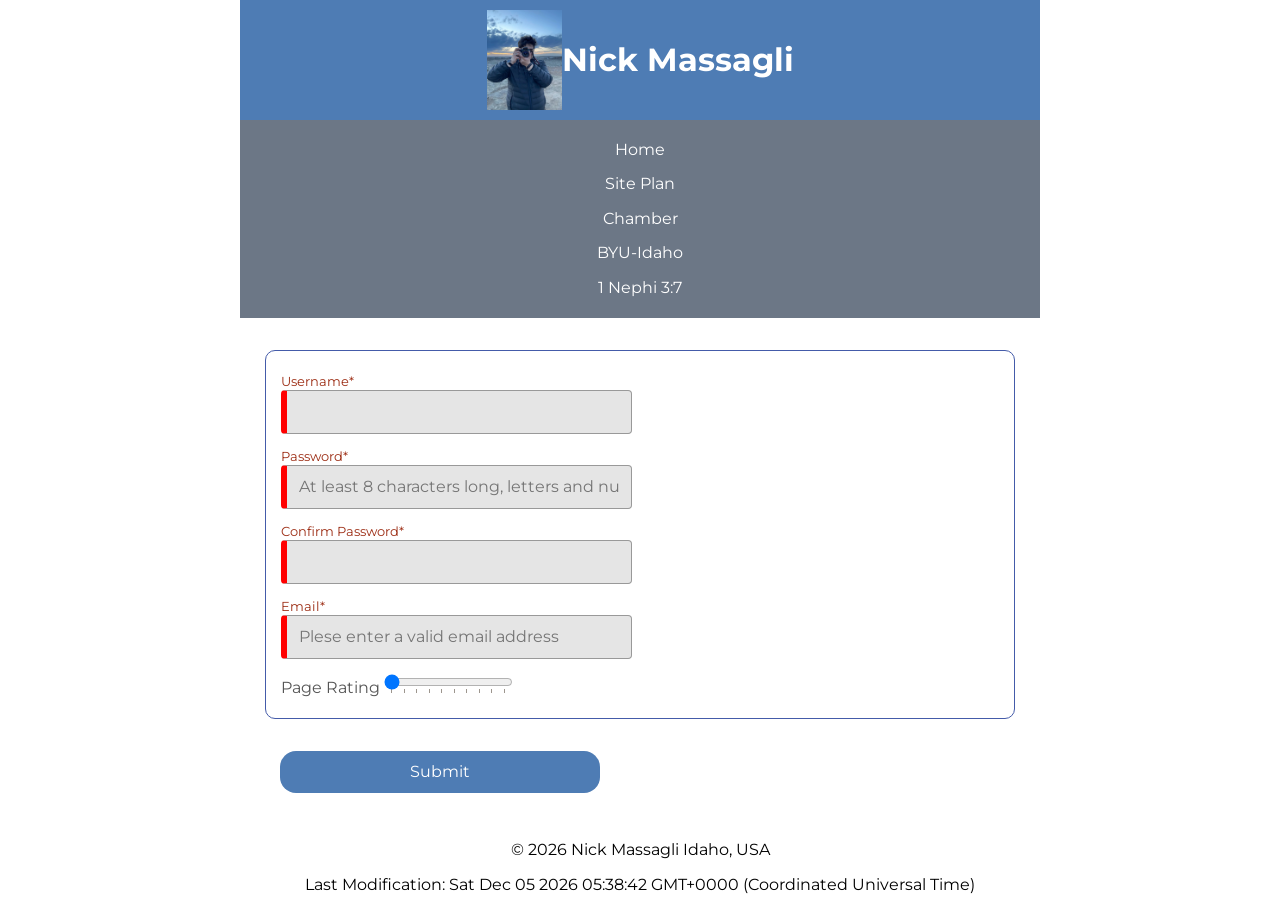
<file: form.html>
<!DOCTYPE html>
<html lang="en">
<head>
    <meta charset="UTF-8">
    <meta name="viewport" content="width=device-width, initial-scale=1.0">
    <link rel="stylesheet" href="styles/normalize.css">
    <link rel="stylesheet" href="styles/base.css" type="text/css">
    <link rel="stylesheet" href="styles/form.css">
    <link rel="icon" href="images/favicon.ico">
    <meta property="og:title" content="Nick Massagli - WDD 230" />
    <meta property="og:type" content="website" />
    <meta property="og:url" content="file:///H:/Desktop/Documents/Rexburg/School/Fall%202023/Web%20Frontend%20I/wdd230/index.html" />
    <meta property="og:image" content="https://www.connerhomes.com/asset/64503b8feadaa" />
    <title>Form Build</title>
</head>
<body>
    <header>
        <div class="nick-pic"><img src="images/nick-camera.webp" width="75" height="100" alt="Nick with Camera">
        <h1 style="text-align: center;">Nick Massagli</h1>
    </header>
    <nav>
        <li><a href="index.html"><p style="text-align: center;">Home</a></li>
        <li><a href="chamber/siteplan.html"><p style="text-align: center;">Site Plan</a></li>
        <li><a href="chamber/index.html"><p style="text-align: center;">Chamber</a></li>
        <li><a href="https://www.byui.edu/" target="_blank"><p style="text-align: center;">BYU-Idaho</a></li>
        <li><a href=" https://www.churchofjesuschrist.org/study/scriptures" target="_blank"><p style="text-align: center;">1 Nephi 3:7</a></li>
    </nav>
    <main>
        <form method="get" action="record.html">
            <fieldset>
                <label class="top">Username* <input type="text" id="username" name="username" required></label>
                <label class="top" for="keyphrase">Password* <input type="text" id="password" name="password" pattern="[a-zA-Z0-9]{8,}" placeholder="At least 8 characters long, letters and numbers only" required></label>
                <label class="top" for="keyphrase2">Confirm Password* <input type="text" id="password2" name="password2" required></label>
                <label class="top"> Email* <input type="email" id="email" name="email" pattern="[a-zA-Z0-9._%+-]+@byui\.edu$" placeholder="Plese enter a valid email address" required></label>
                <label class="sbs">Page Rating <input type="range" id="rating" name="rating" min="1" max="10" value="1" step="1" list="rangevalues"></label>
                <datalist id="rangevalues">
                    <option value="1">1</option>
                    <option value="2">2</option>
                    <option value="3">3</option>
                    <option value="4">4</option>
                    <option value="5">5</option>
                    <option value="6">6</option>
                    <option value="7">7</option>
                    <option value="8">8</option>
                    <option value="9">9</option>
                    <option value="10">10</option>
            </fieldset>
            <input type="submit" value="Submit" class="submitBtn">
        </form>
    </main>
    <footer>
        <p style="text-align: center;">&copy; <span id="year"></span> Nick Massagli Idaho, USA</p>
        <p style="text-align: center;">Last Modification: <span id="lastModified"></span> </p>
    </footer>
<script src="scripts/getdates.js"></script>
<script src="scripts/visits.js"></script>
<script src="scripts/password.js"></script>
</body>
</html>
</file>
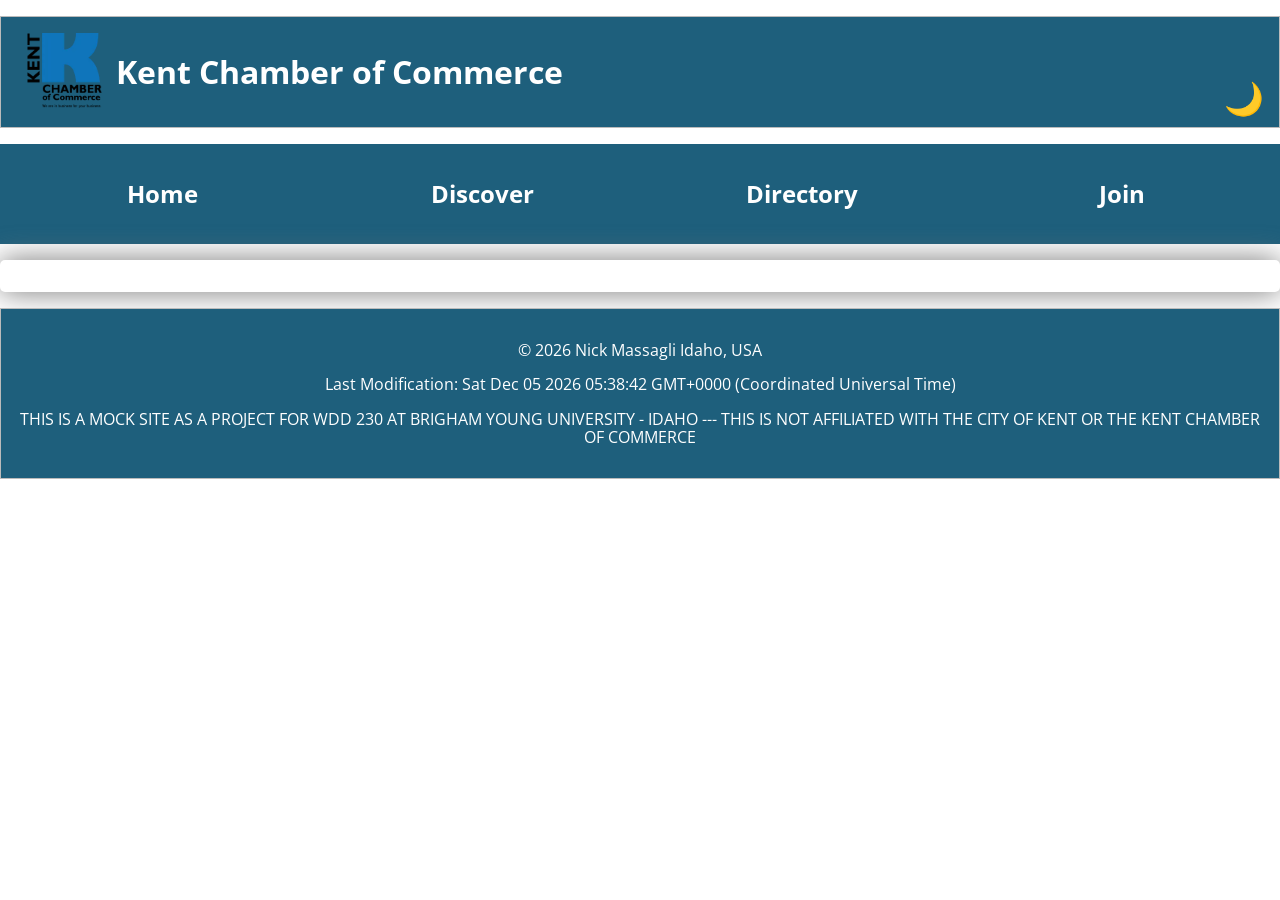
<file: chamber/directory.html>
<!DOCTYPE html>
<html lang="en">
<head>
    <meta charset="UTF-8">
    <meta name="viewport" content="width=device-width, initial-scale=1.0">
    <meta name="author" content="Nick Massagli"/>
    <meta name="description" content="A mock chamber of commerce website built for the purpose of learning web design standards and techniques" />
    <link rel="icon" href="images/favicon.ico">
    <link rel="stylesheet" href="styles/normalize.css">
    <link rel="stylesheet" href="styles/base.css">
    <link rel="stylesheet" href="styles/medium.css">
    <link rel="stylesheet" href="styles/larger.css">
    <meta property="og:title" content="Kent Chamber of Commerce - Member Diirectory" />
    <meta property="og:type" content="website" />
    <meta property="og:url" content="KentChamberCommerce.org" />
    <meta property="og:image" content="https://www.connerhomes.com/asset/64503b8feadaa" />
    <link rel="preconnect" href="https://fonts.googleapis.com">
    <link rel="preconnect" href="https://fonts.gstatic.com" crossorigin>
    <link href="https://fonts.googleapis.com/css2?family=Montserrat:wght@300&family=Open+Sans:wght@300&family=Raleway:wght@300&family=Roboto&family=Young+Serif&display=swap" rel="stylesheet">
    <link rel="preconnect" href="https://fonts.googleapis.com">
    <link rel="preconnect" href="https://fonts.gstatic.com" crossorigin>
    <link href="https://fonts.googleapis.com/css2?family=Open+Sans:wght@300;500&family=Roboto:wght@500&display=swap" rel="stylesheet">
    <title>Kent Chamber of Commerce</title>
</head>
<body>
    <header>
        <div class="logo"><img src="images/kent-logo.webp"  width="75" height="75" alt="Chamber Logo"></div> 
        <h1>Kent Chamber of Commerce</h1>
        <div id="mode">
            🌙
        </div>
    </header>
    <nav>
        <button id="menu"></button>
        <ul class="navigation">
            <li><a href="index.html"><h2>Home</h2></a></li>
            <li><a href="discover.html"><h2>Discover</h2></a></li>
            <li><a href="#"><h2>Directory</h2></a></li>
            <li><a href="join.html"><h2>Join</h2></a></li>
        </ul>
    </nav>
    <main>
        <div class="cards"></div>
    </main>
    <footer>
        <p style="text-align: center;">&copy; <span id="year"></span> Nick Massagli Idaho, USA</p>
        <p style="text-align: center;">Last Modification: <span id="lastModified"></span> </p>
        <p style="text-align: center;">THIS IS A MOCK SITE AS A PROJECT FOR WDD 230 AT BRIGHAM YOUNG UNIVERSITY - IDAHO --- THIS IS NOT AFFILIATED WITH THE CITY OF KENT OR THE KENT CHAMBER OF COMMERCE</p>
    </footer>
<script src="scripts/members.js"></script>
<script src="scripts/getdates.js"></script>
<script src="scripts/hambutton.js"></script>
<script src="scripts/darkmode.js"></script>
<script src="scripts/windchill.js"></script>
</body>
</html>
</file>
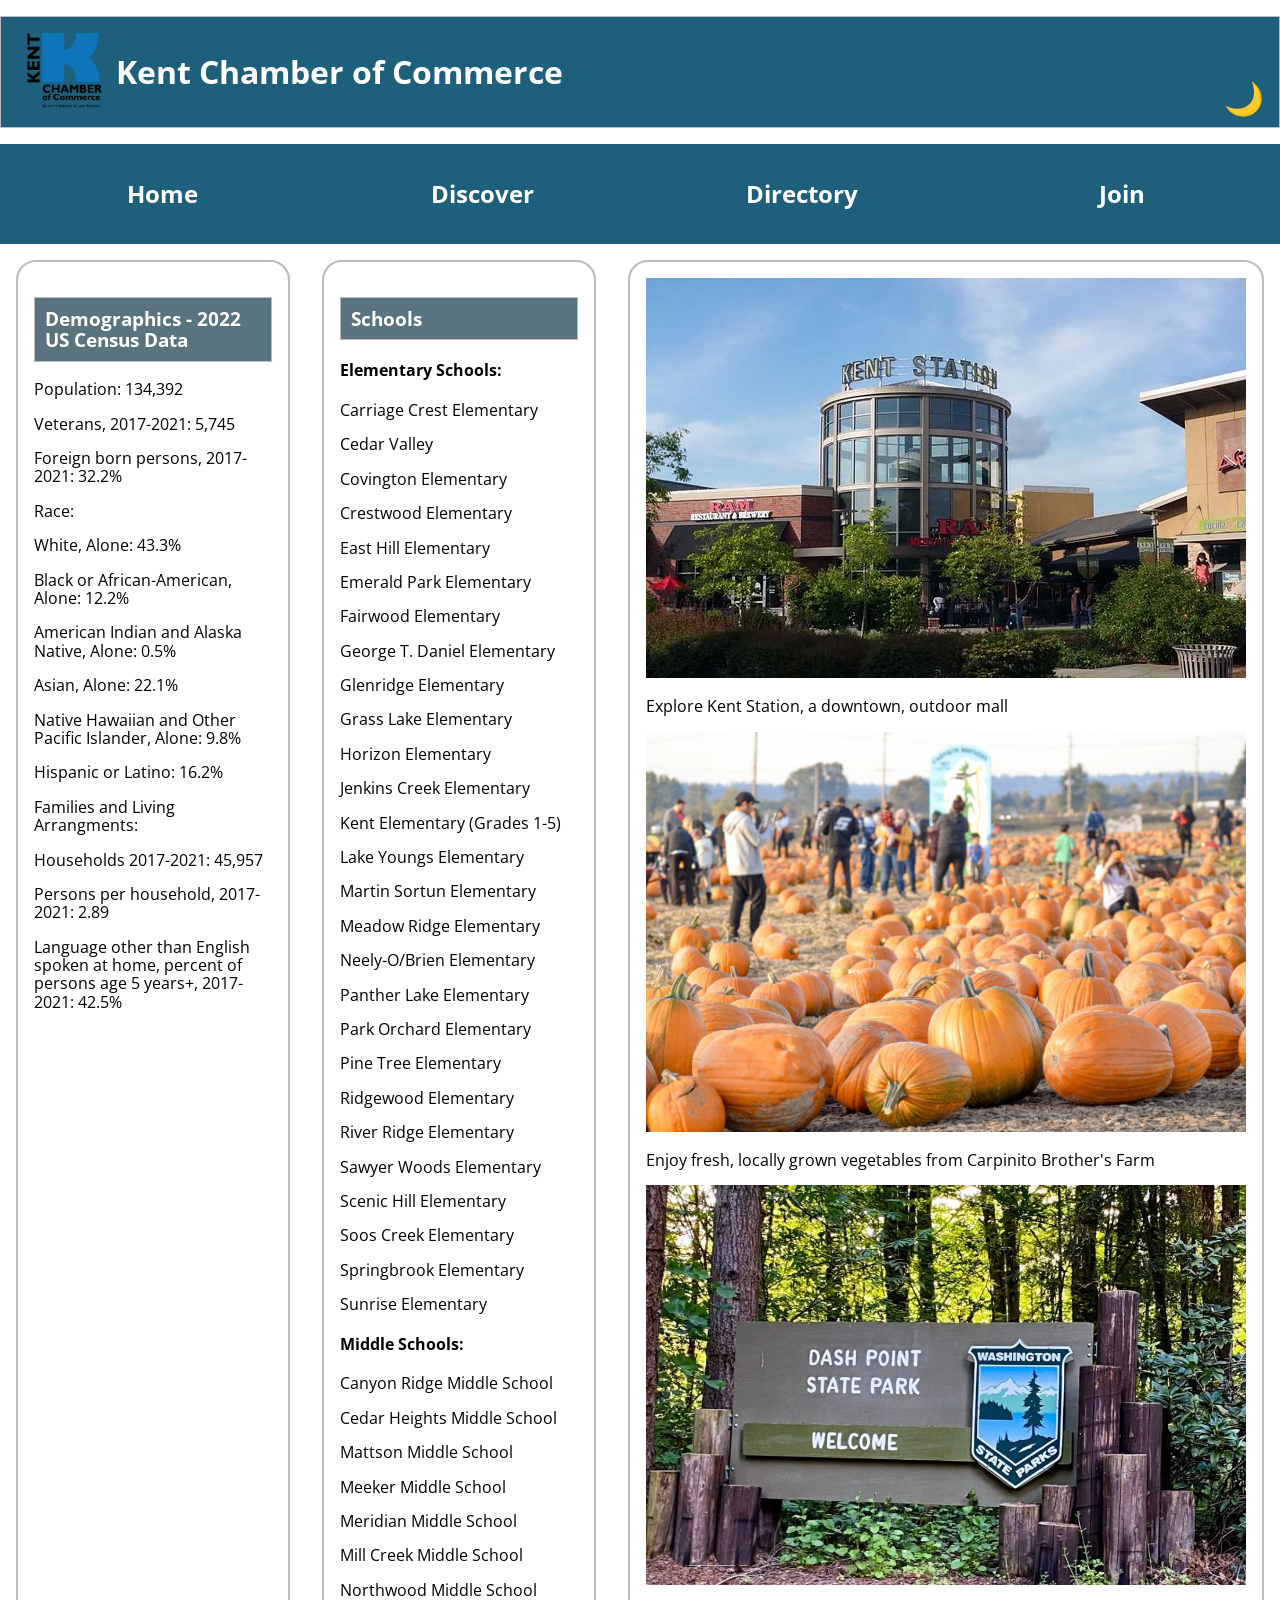
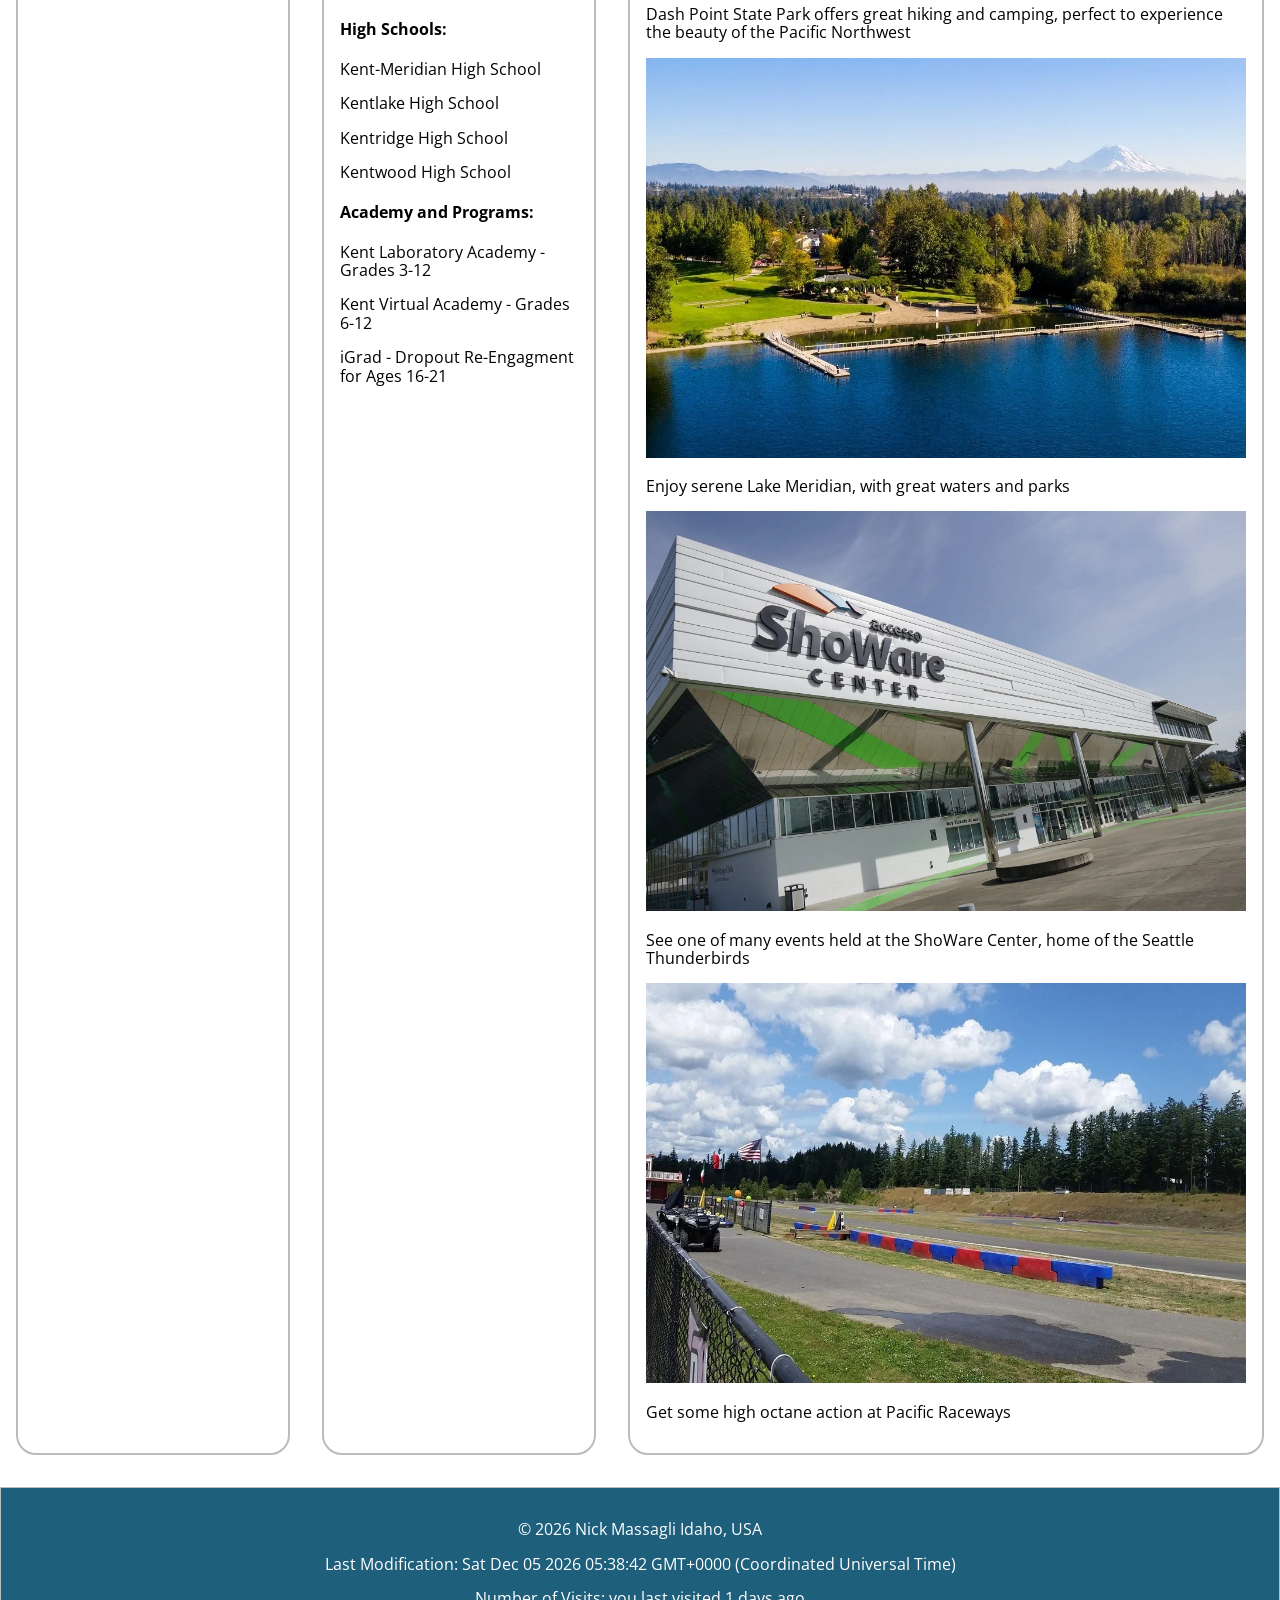
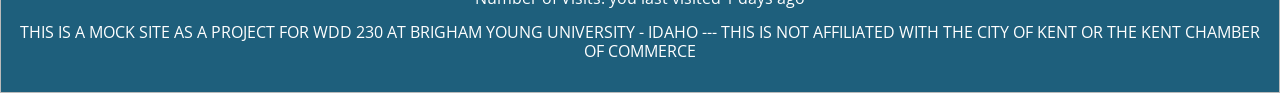
<file: chamber/discover.html>
<!DOCTYPE html>
<html lang="en">
<head>
    <meta charset="UTF-8">
    <meta name="viewport" content="width=device-width, initial-scale=1.0">
    <meta name="author" content="Nick Massagli"/>
    <meta name="description" content="A mock chamber of commerce website built for the purpose of learning web design standards and techniques" />
    <link rel="icon" href="images/favicon.ico">
    <link rel="stylesheet" href="styles/normalize.css">
    <link rel="stylesheet" href="styles/base.css">
    <link rel="stylesheet" href="styles/medium.css">
    <link rel="stylesheet" href="styles/larger.css">
    <meta property="og:title" content="Kent Chamber of Commerce - Discovery" />
    <meta property="og:type" content="website" />
    <meta property="og:url" content="KentChamberCommerce.org" />
    <meta property="og:image" content="https://www.connerhomes.com/asset/64503b8feadaa" />
    <link rel="preconnect" href="https://fonts.googleapis.com">
    <link rel="preconnect" href="https://fonts.gstatic.com" crossorigin>
    <link href="https://fonts.googleapis.com/css2?family=Montserrat:wght@300&family=Open+Sans:wght@300&family=Raleway:wght@300&family=Roboto&family=Young+Serif&display=swap" rel="stylesheet">
    <link rel="preconnect" href="https://fonts.googleapis.com">
    <link rel="preconnect" href="https://fonts.gstatic.com" crossorigin>
    <link href="https://fonts.googleapis.com/css2?family=Open+Sans:wght@300;500&family=Roboto:wght@500&display=swap" rel="stylesheet">
    <title>Kent Chamber of Commerce</title>
</head>
<body>
    <header>
        <div class="logo"><img src="images/kent-logo.webp"  width="75" height="75" alt="Chamber Logo"></div> 
        <h1>Kent Chamber of Commerce</h1>
        <div id="mode">
            🌙
        </div>
    </header>
    <nav>
        <button id="menu"></button>
        <ul class="navigation">
            <li><a href="index.html"><h2>Home</h2></a></li>
            <li><a href="#"><h2>Discover</h2></a></li>
            <li><a href="directory.html"><h2>Directory</h2></a></li>
            <li><a href="join.html"><h2>Join</h2></a></li>
        </ul>
    </nav>
    <main class="discover">
        <section>
            <h3>Demographics - 2022 US Census Data</h3>
                <p>Population: 134,392</p>

                <p>Veterans, 2017-2021: 5,745</p>
                <p>Foreign born persons, 2017-2021: 32.2%</p>

                <p>Race:</p>
                <p>White, Alone: 43.3%</p>
                <p>Black or African-American, Alone: 12.2%</p>
                <p>American Indian and Alaska Native, Alone: 0.5%</p>
                <p>Asian, Alone: 22.1%</p>
                <p>Native Hawaiian and Other Pacific Islander, Alone: 9.8%</p>
                <p>Hispanic or Latino: 16.2%</p>

                <p>Families and Living Arrangments:</p>
                <p>Households 2017-2021: 45,957</p>
                <p>Persons per household, 2017-2021: 2.89</p>
                <p>Language other than English spoken at home, percent of persons age 5 years+, 2017-2021: 42.5%</p>
        </section>
        <section>
            <h3>Schools</h3>
            <h4>Elementary Schools:</h4>
            <p>Carriage Crest Elementary</p>
            <p>Cedar Valley</p>
            <p>Covington Elementary</p>
            <p>Crestwood Elementary</p>
            <p>East Hill Elementary</p>
            <p>Emerald Park Elementary</p>
            <p>Fairwood Elementary</p>
            <p>George T. Daniel Elementary</p>
            <p>Glenridge Elementary</p>
            <p>Grass Lake Elementary</p>
            <p>Horizon Elementary</p>
            <p>Jenkins Creek Elementary</p>
            <p>Kent Elementary (Grades 1-5)</p>
            <p>Lake Youngs Elementary</p>
            <p>Martin Sortun Elementary</p>
            <p>Meadow Ridge Elementary</p>
            <p>Neely-O/Brien Elementary</p>
            <p>Panther Lake Elementary</p>
            <p>Park Orchard Elementary</p>
            <p>Pine Tree Elementary</p>
            <p>Ridgewood Elementary</p>
            <p>River Ridge Elementary</p>
            <p>Sawyer Woods Elementary</p>
            <p>Scenic Hill Elementary</p>
            <p>Soos Creek Elementary</p>
            <p>Springbrook Elementary</p>
            <p>Sunrise Elementary</p>

            <h4>Middle Schools:</h4>
            <p>Canyon Ridge Middle School</p>
            <p>Cedar Heights Middle School</p>
            <p>Mattson Middle School</p>
            <p>Meeker Middle School</p>
            <p>Meridian Middle School</p>
            <p>Mill Creek Middle School</p>
            <p>Northwood Middle School</p>

            <h4>High Schools:</h4>
            <p>Kent-Meridian High School</p>
            <p>Kentlake High School</p>
            <p>Kentridge High School</p>
            <p>Kentwood High School</p>

            <h4>Academy and Programs:</h4>
            <p>Kent Laboratory Academy - Grades 3-12</p>
            <p>Kent Virtual Academy - Grades 6-12</p>
            <p>iGrad - Dropout Re-Engagment for Ages 16-21</p>
        </section>
        <div class="img-gallery">
            <section>
            <picture>
                    <img class="hover" src="images/station.webp" alt="Kent Station" width="600" height="400" loading="lazy"><p>Explore Kent Station, a downtown, outdoor mall</p>
                    <img class="hover" src="images/carpinito.webp" alt="Carpinito Brother's Farm" width="600" height="400" loading="lazy"><p>Enjoy fresh, locally grown vegetables from Carpinito Brother's Farm</p>
                    <img class="hover" src="images/dash-point.webp" alt="Dash Point State Park" width="600" height="400" loading="lazy"><p>Dash Point State Park offers great hiking and camping, perfect to experience the beauty of the Pacific Northwest</p>
                    <img class="hover" src="images/meridian.webp" alt="Lake Meridian" width="600" height="400" loading="lazy"><p>Enjoy serene Lake Meridian, with great waters and parks</p>
                    <img class="hover" src="images/showare.webp" alt="ShoWare Center" width="600" height="400" loading="lazy"><p>See one of many events held at the ShoWare Center, home of the Seattle Thunderbirds</p>
                    <img class="hover" src="images/raceway.webp" alt="Pacific Raceways" width="600" height="400" loading="lazy"><p>Get some high octane action at Pacific Raceways</p>
            </picture>
            </section>
        </div>
    </main>
    <footer>
        <p style="text-align: center;">&copy; <span id="year"></span> Nick Massagli Idaho, USA</p>
        <p style="text-align: center;">Last Modification: <span id="lastModified"></span> </p>
        <p style="text-align: center;"><span class="label">Number of Visits: </span><span class="visits"></span></p>
        <p style="text-align: center;">THIS IS A MOCK SITE AS A PROJECT FOR WDD 230 AT BRIGHAM YOUNG UNIVERSITY - IDAHO --- THIS IS NOT AFFILIATED WITH THE CITY OF KENT OR THE KENT CHAMBER OF COMMERCE</p>
    </footer>
<script src="scripts/getdates.js"></script>
<script src="scripts/hambutton.js"></script>
<script src="scripts/darkmode.js"></script>
<script src="scripts/windchill.js"></script>
<script src="scripts/visits.js"></script>
</body>
</html>
</file>
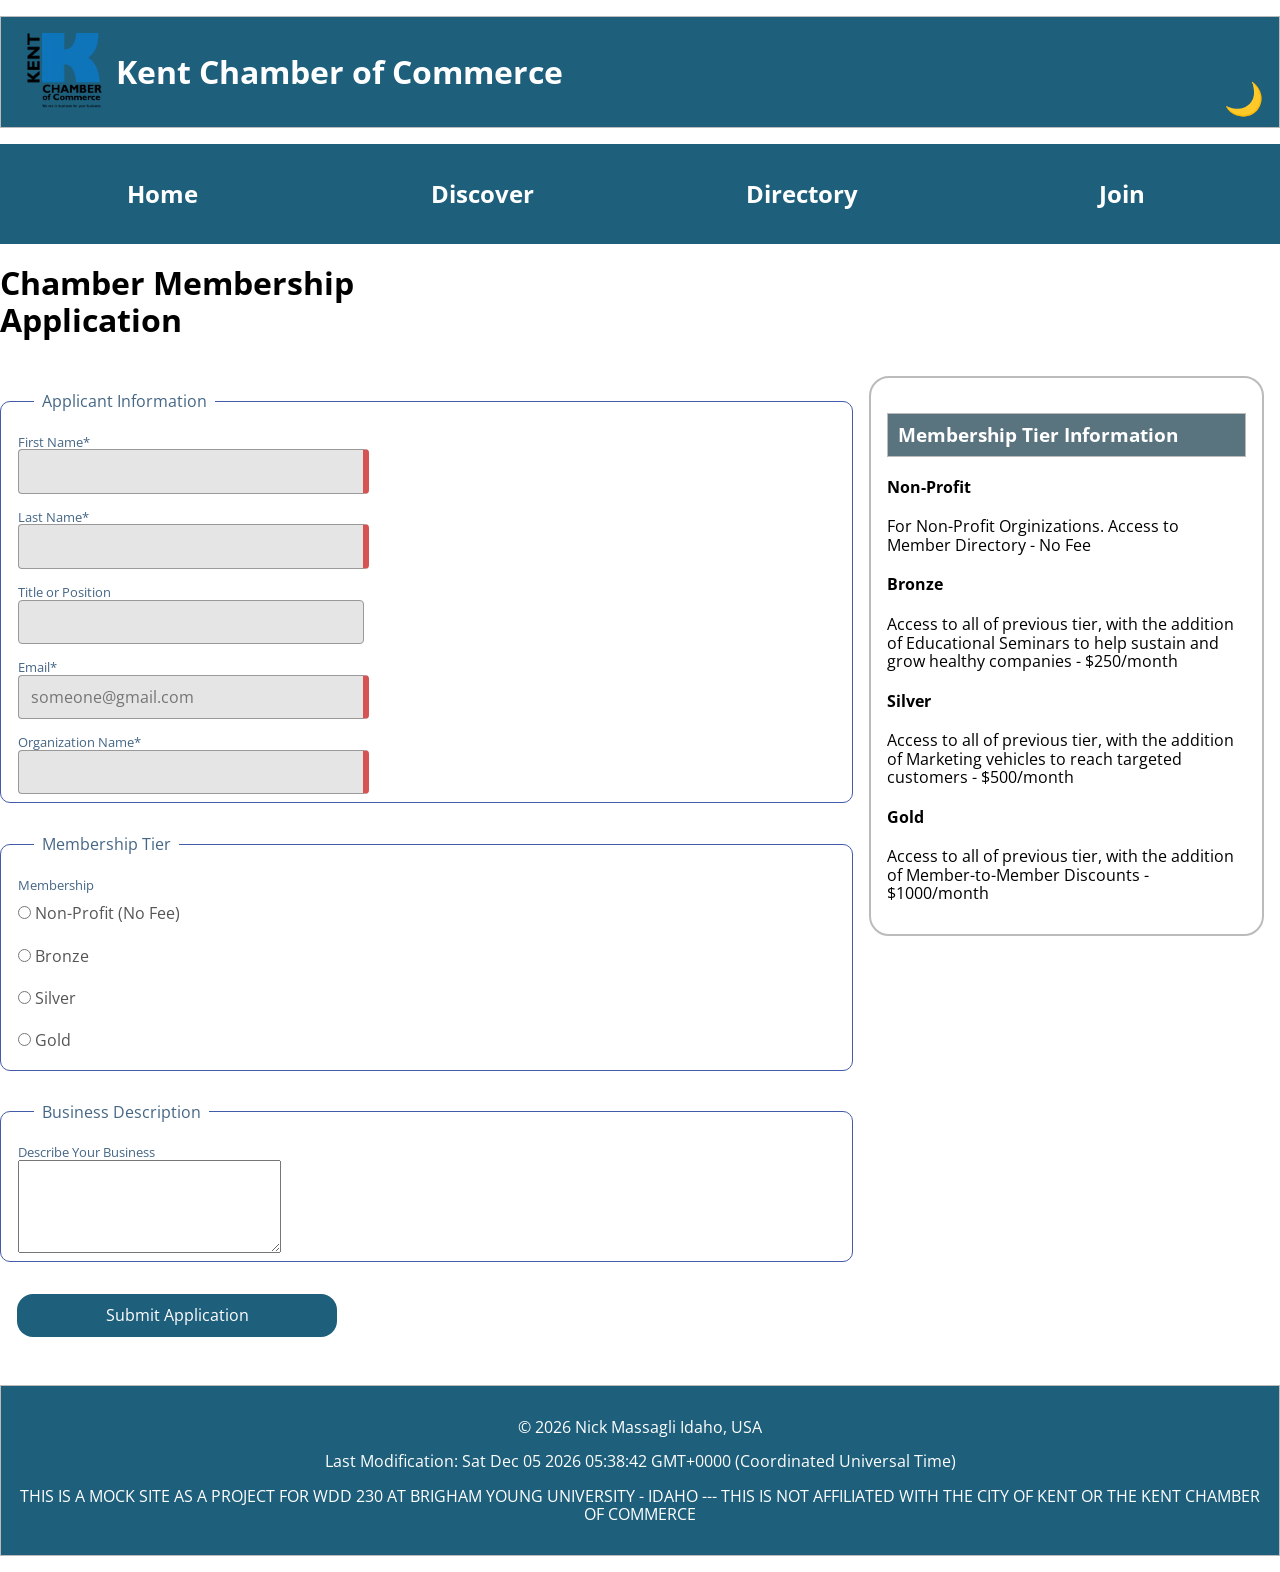
<file: chamber/join.html>
<!DOCTYPE html>
<html lang="en">
<head>
    <meta charset="UTF-8">
    <meta name="viewport" content="width=device-width, initial-scale=1.0">
    <meta name="author" content="Nick Massagli"/>
    <meta name="description" content="A mock chamber of commerce website built for the purpose of learning web design standards and techniques" />
    <link rel="icon" href="images/favicon.ico">
    <link rel="stylesheet" href="styles/normalize.css">
    <link rel="stylesheet" href="styles/base.css">
    <link rel="stylesheet" href="styles/medium.css">
    <link rel="stylesheet" href="styles/larger.css">
    <meta property="og:title" content="Kent Chamber of Commerce - Join" />
    <meta property="og:type" content="website" />
    <meta property="og:url" content="KentChamberCommerce.org" />
    <meta property="og:image" content="https://www.connerhomes.com/asset/64503b8feadaa" />
    <link rel="preconnect" href="https://fonts.googleapis.com">
    <link rel="preconnect" href="https://fonts.gstatic.com" crossorigin>
    <link href="https://fonts.googleapis.com/css2?family=Montserrat:wght@300&family=Open+Sans:wght@300&family=Raleway:wght@300&family=Roboto&family=Young+Serif&display=swap" rel="stylesheet">
    <link rel="preconnect" href="https://fonts.googleapis.com">
    <link rel="preconnect" href="https://fonts.gstatic.com" crossorigin>
    <link href="https://fonts.googleapis.com/css2?family=Open+Sans:wght@300;500&family=Roboto:wght@500&display=swap" rel="stylesheet">
    <title>Kent Chamber of Commerce</title>
</head>
<body>
    <header>
        <div class="logo"><img src="images/kent-logo.webp"  width="75" height="75" alt="Chamber Logo"></div> 
        <h1>Kent Chamber of Commerce</h1>
        <div id="mode">
            🌙
        </div>
    </header>
    <nav>
        <button id="menu"></button>
        <ul class="navigation">
            <li><a href="index.html"><h2>Home</h2></a></li>
            <li><a href="discover.html"><h2>Discover</h2></a></li>
            <li><a href="directory.html"><h2>Directory</h2></a></li>
            <li><a href="#"><h2>Join</h2></a></li>
        </ul>
    </nav>
    <main class="join">
        <h1>Chamber Membership Application</h1>
            <form class="join-form" method="get" action="thankyou.html">
                <fieldset>
                    <legend>Applicant Information</legend>
                    <label class="top"> First Name* <input type="text" id="fname" name="fname" required></label>
                    <label class="top"> Last Name* <input type="text" id="lname" name="lname" required></label>
                    <label class="top"> Title or Position <input type="text" id="title" name="title" pattern="[a-zA-Z-]" minlength="7"></label>
                    <label class="top"> Email* <input type="email" id="email" name="email" placeholder="someone@gmail.com" required></label>
                    <label class="top"> Organization Name* <input type="text" id="oname" name="oname" required></label>
                </fieldset>

                <fieldset>
                    <legend>Membership Tier</legend>
                    <div>Membership</div>
                        <label class="sbs"><input type="radio" id="membership" name="membership" value="np"> Non-Profit (No Fee) </label>
                        <label class="sbs"><input type="radio" id="membership" name="membership" value="bronze"> Bronze </label>
                        <label class="sbs"><input type="radio" id="membership" name="membership" value="silver"> Silver </label>
                        <label class="sbs"><input type="radio" id="membership" name="membership" value="gold"> Gold </label>
                </fieldset>

                <fieldset>
                    <legend>Business Description</legend>
                    <label class="top"> Describe Your Business <textarea  id="description" name="description" rows="5" cols="33"></textarea></label>
                </fieldset>
                <input type="submit" value="Submit Application" class="submitBtn">
            </form>
       
            <div class="sidebar">
                <section>
                    <h3>Membership Tier Information</h3>
                    <h4>Non-Profit</h4>
                    <p>For Non-Profit Orginizations. Access to Member Directory - No Fee</p>
                    <h4>Bronze</h4>
                    <p>Access to all of previous tier, with the addition of Educational Seminars to help sustain and grow healthy companies - $250/month</p>
                    <h4>Silver</h4>
                    <p>Access to all of previous tier, with the addition of Marketing vehicles to reach targeted customers - $500/month</p>
                    <h4>Gold</h4>
                    <p>Access to all of previous tier, with the addition of Member-to-Member Discounts - $1000/month</p>
                </section>
            </div>
    </main>
    <footer>
        <p style="text-align: center;">&copy; <span id="year"></span> Nick Massagli Idaho, USA</p>
        <p style="text-align: center;">Last Modification: <span id="lastModified"></span> </p>
        <p style="text-align: center;">THIS IS A MOCK SITE AS A PROJECT FOR WDD 230 AT BRIGHAM YOUNG UNIVERSITY - IDAHO --- THIS IS NOT AFFILIATED WITH THE CITY OF KENT OR THE KENT CHAMBER OF COMMERCE</p>
    </footer>
<script src="scripts/getdates.js"></script>
<script src="scripts/hambutton.js"></script>
<script src="scripts/darkmode.js"></script>
<script src="scripts/windchill.js"></script>
</body>
</html>
</file>
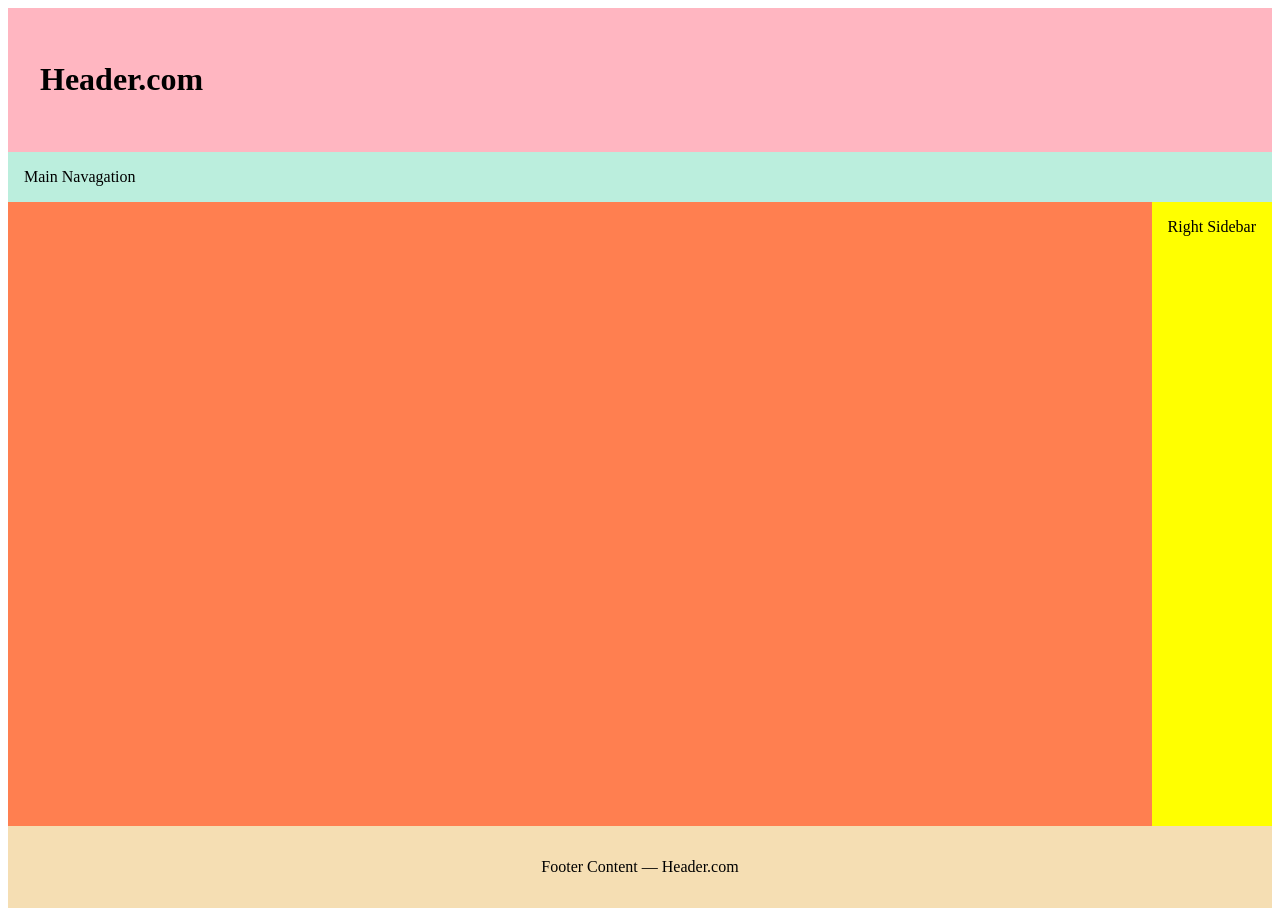
<file: lesson01/holygrail.html>
<!DOCTYPE html>
<html lang="en">
<head>
    <meta charset="UTF-8">
    <meta name="viewport" content="width=device-width, initial-scale=1.0">
    <link rel="stylesheet" type=text/css href="styles/holygrail.css">
    <title>Holy Grail</title>
</head>
<body>
    <header>
        <h1 contenteditable>Header.com</h1>
      </header>
      <div class="nav" contenteditable>Main Navagation</div>
      <main contenteditable></main>
      <div class="right-sidebar" contenteditable>Right Sidebar</div>
      <footer contenteditable>Footer Content — Header.com</footer> 
</body>
</html>
</file>
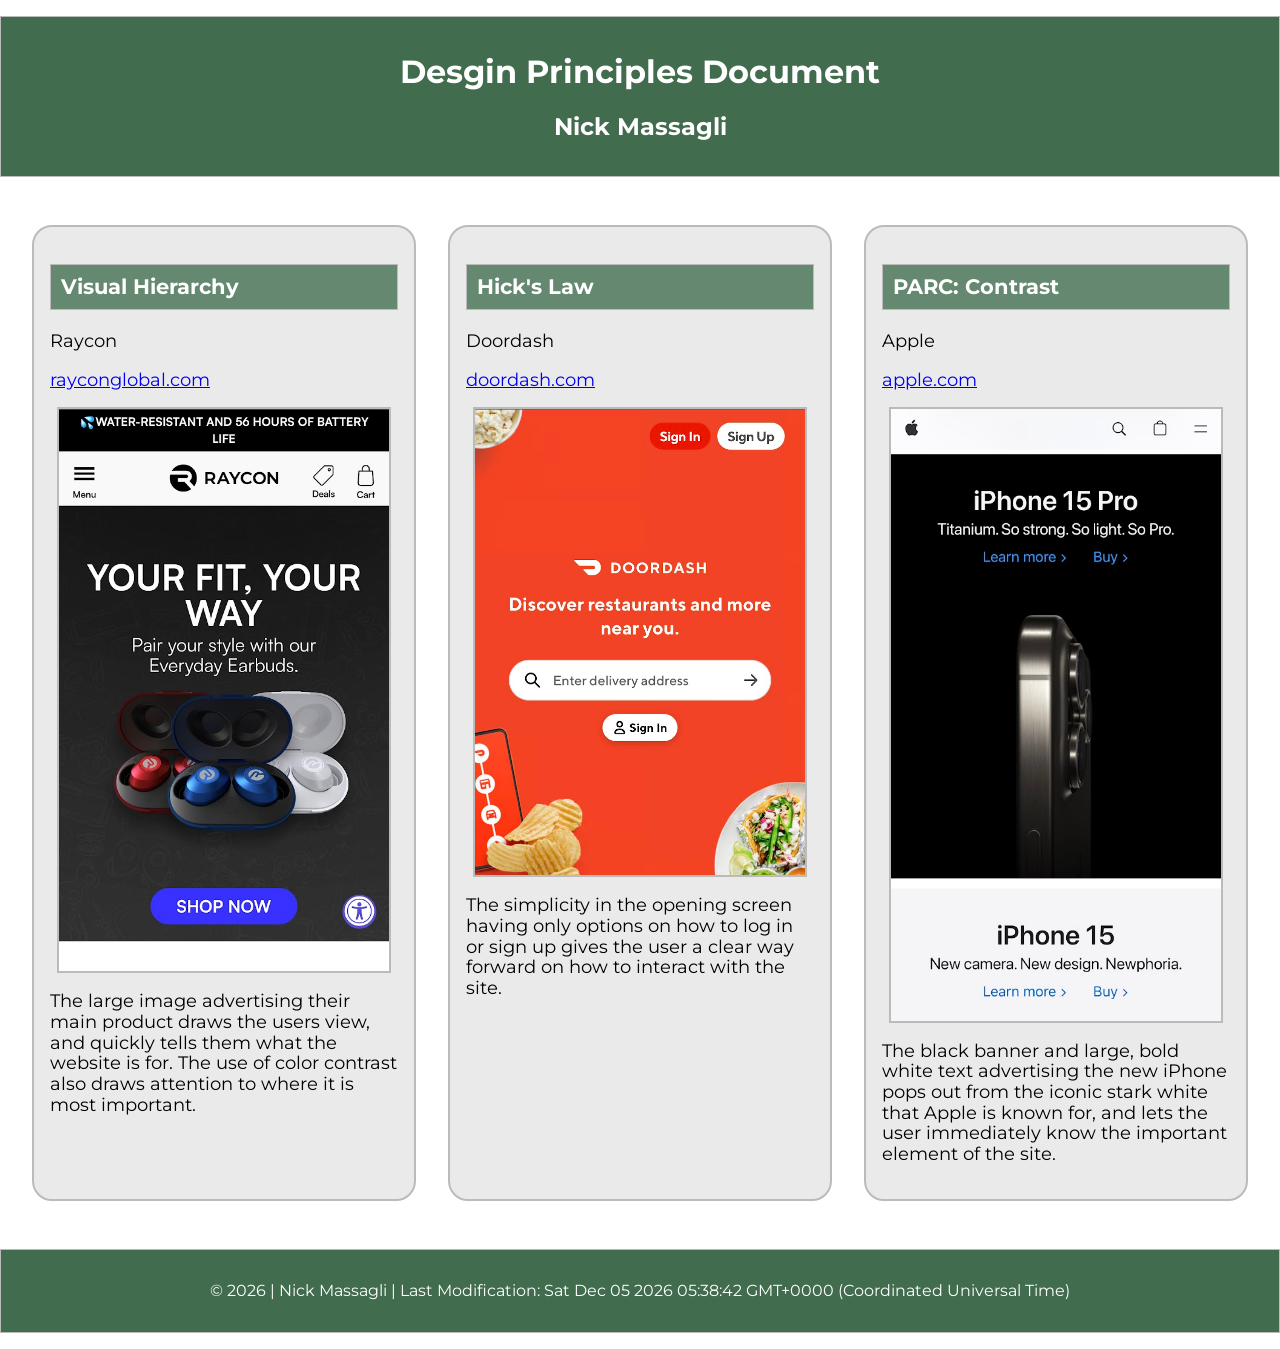
<file: lesson02/design-principles.html>
<!DOCTYPE html>
<html lang="en">
<head>
    <meta charset="UTF-8">
    <meta name="viewport" content="width=device-width, initial-scale=1.0">
    <link href="../styles/normalize.css" rel="stylesheet">
    <link href="styles/design-principles-large.css" rel="stylesheet">
    <link rel="preconnect" href="https://fonts.googleapis.com">
    <link rel="preconnect" href="https://fonts.gstatic.com" crossorigin>
    <link href="https://fonts.googleapis.com/css2?family=Montserrat:wght@300&family=Roboto&display=swap" rel="stylesheet">
    <title>Design Principles</title>
</head>
<body>
    <header>
        <h1>Desgin Principles Document</h1>
        <h2>Nick Massagli</h2>
    </header>
    <main>
        <section class="vh">
            <h3>Visual Hierarchy</h3>
            <p>Raycon</p>
            <li><a href="https://rayconglobal.com/" target="_blank">rayconglobal.com</a></li>
            <img src="images/raycon.jpg" alt="Raycon Example" class="center">
            <p>The large image advertising their main product draws the users view, and quickly tells them what the website is for. The use of color contrast also draws attention to where it is most important.</p>
        </section>
        <section class="hl">
            <h3>Hick's Law</h3>
            <p>Doordash</p>
            <li><a href="https://www.doordash.com/" target="_blank">doordash.com</a></li>
            <img src="images/doordash.jpg" alt="Doordash Example" class="center">
            <p>The simplicity in the opening screen having only options on how to log in or sign up gives the user a clear way forward on how to interact with the site.</p>
        </section>
        <section class="parc">
            <h3>PARC: Contrast</h3>
            <p>Apple</p>
            <li><a href="https://www.apple.com/" target="_blank">apple.com</a></li>
            <img src="images/apple.jpg" alt="Apple Example" class="center">
            <p>The black banner and large, bold white text advertising the new iPhone pops out from the iconic stark white that Apple is known for, and lets the user immediately know the important element of the site.</p>
        </section>
    </main>
    <footer>
        <p style="text-align: center;">&copy; <span id="year"></span> | Nick Massagli | Last Modification: <span id="lastModified"></span></p>
    </footer>
<script src="../scripts/getdates.js"></script>
</body>
</html>
</file>
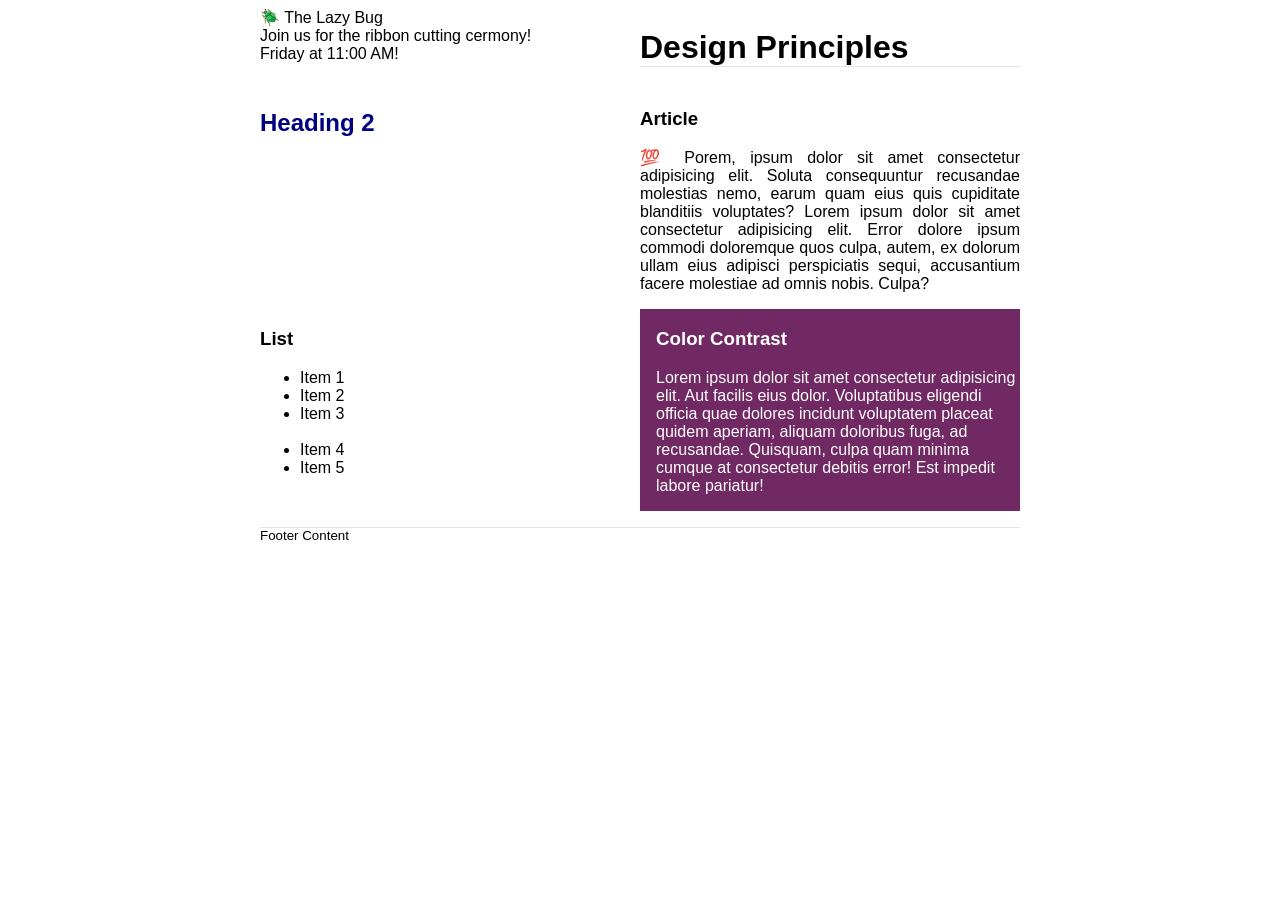
<file: lesson02/design.html>
<!DOCTYPE html>
<html lang="en">
<head>
    <meta charset="UTF-8">
    <meta name="viewport" content="width=device-width, initial-scale=1.0">
    <link rel="stylesheet" href="styles/design.css">
    <title>Lesson 02</title>
</head>
<body>
    <header>
        <div class="banner">🪲 The Lazy Bug<br>Join us for the ribbon cutting cermony!<br>Friday at 11:00 AM!</div>
        <h1>Design Principles</h1>
    </header>
    <main>
        <h2>Heading 2</h2>
        <section>
            <h3>Article</h3>
            <article>
                <p>💯 Porem, ipsum dolor sit amet consectetur adipisicing elit. Soluta consequuntur recusandae molestias nemo, earum quam eius quis cupiditate blanditiis voluptates? Lorem ipsum dolor sit amet consectetur adipisicing elit. Error dolore ipsum commodi doloremque quos culpa, autem, ex dolorum ullam eius adipisci perspiciatis sequi, accusantium facere molestiae ad omnis nobis. Culpa?</p>
            </article>
        </section>
        <section>
            <h3>List</h3>
            <ul>
                <li>Item 1</li>
                <li>Item 2</li>
                <li>Item 3<br><br></li>
                <li>Item 4</li>
                <li>Item 5</li>
            </ul>
        </section>
        <div class="callout">
            <h3>Color Contrast</h3>
            <p>Lorem ipsum dolor sit amet consectetur adipisicing elit. Aut facilis eius dolor. Voluptatibus eligendi officia quae dolores incidunt voluptatem placeat quidem aperiam, aliquam doloribus fuga, ad recusandae. Quisquam, culpa quam minima cumque at consectetur debitis error! Est impedit labore pariatur!</p>
        </div>
    </main>
    <footer>
        Footer Content
    </footer>
</body>
</html>
</file>
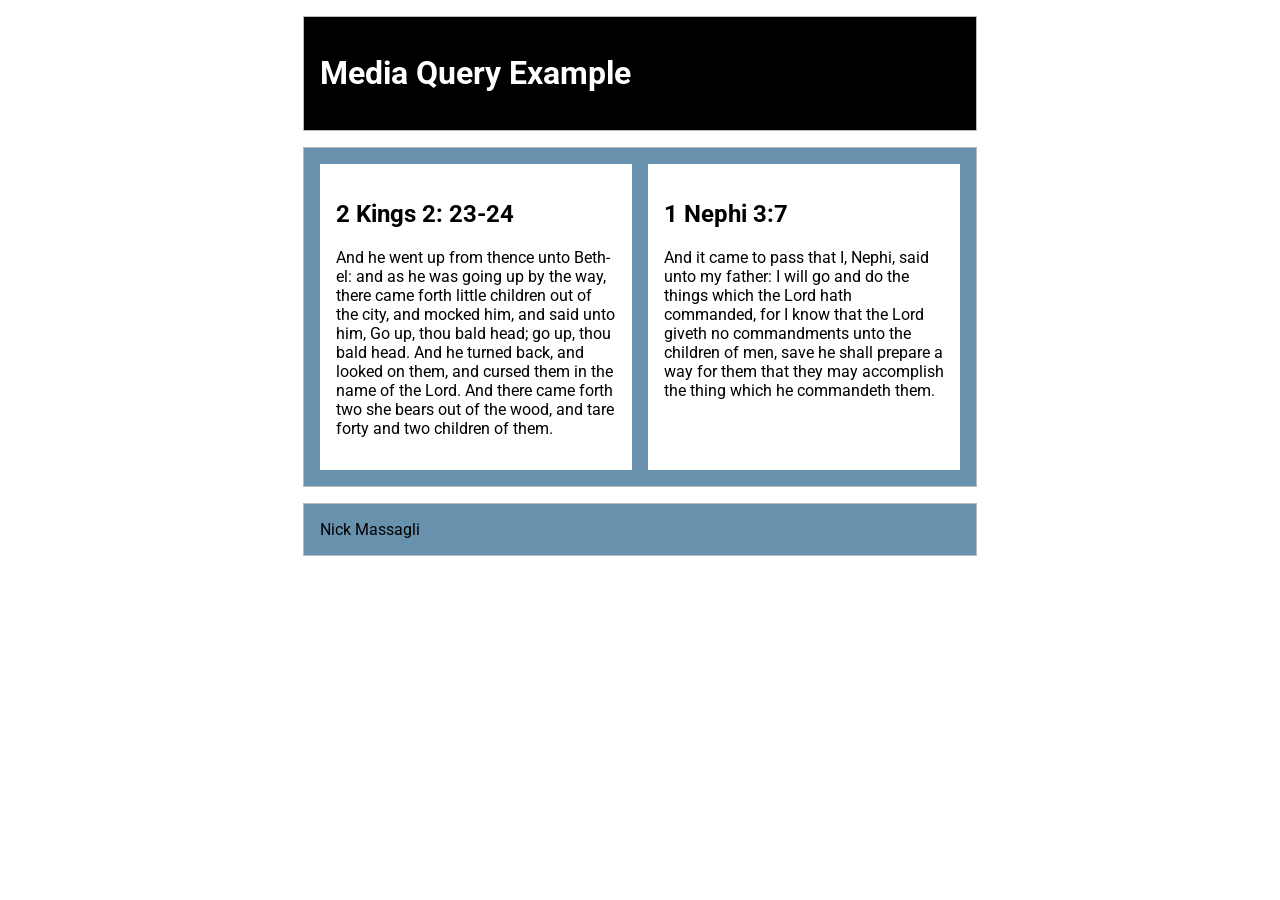
<file: lesson02/media-query.html>
<!DOCTYPE html>
<html lang="en">
<head>
    <meta charset="UTF-8">
    <meta name="viewport" content="width=device-width, initial-scale=1.0">
    <title>WDD 230 - Media Query Example</title>
    <meta name="author" content="Nick Massagli">
    <link rel="preconnect" href="https://fonts.googleapis.com">
    <link rel="preconnect" href="https://fonts.gstatic.com" crossorigin>
    <link href="https://fonts.googleapis.com/css2?family=Montserrat&family=Roboto&display=swap" rel="stylesheet">
    <link rel="stylesheet" href="styles/media-query.css">
    <link rel="stylesheet" href="styles/media-query-large.css">
</head>
<body>
    <header>
        <h1>Media Query Example</h1>
    </header>
    <main>
        <section>
           <h2>2 Kings 2: 23-24</h2> 
           <p>And he went up from thence unto Beth-el: and as he was going up by the way, there came forth little children out of the city, and mocked him, and said unto him, Go up, thou bald head; go up, thou bald head. And he turned back, and looked on them, and cursed them in the name of the Lord. And there came forth two she bears out of the wood, and tare forty and two children of them.</p>
        </section>
        <section>
            <h2>1 Nephi 3:7</h2>
            <p>And it came to pass that I, Nephi, said unto my father: I will go and do the things which the Lord hath commanded, for I know that the Lord giveth no commandments unto the children of men, save he shall prepare a way for them that they may accomplish the thing which he commandeth them.</p>
        </section>
    </main>
    <footer>
        Nick Massagli
    </footer>
</body>
</html>
</file>
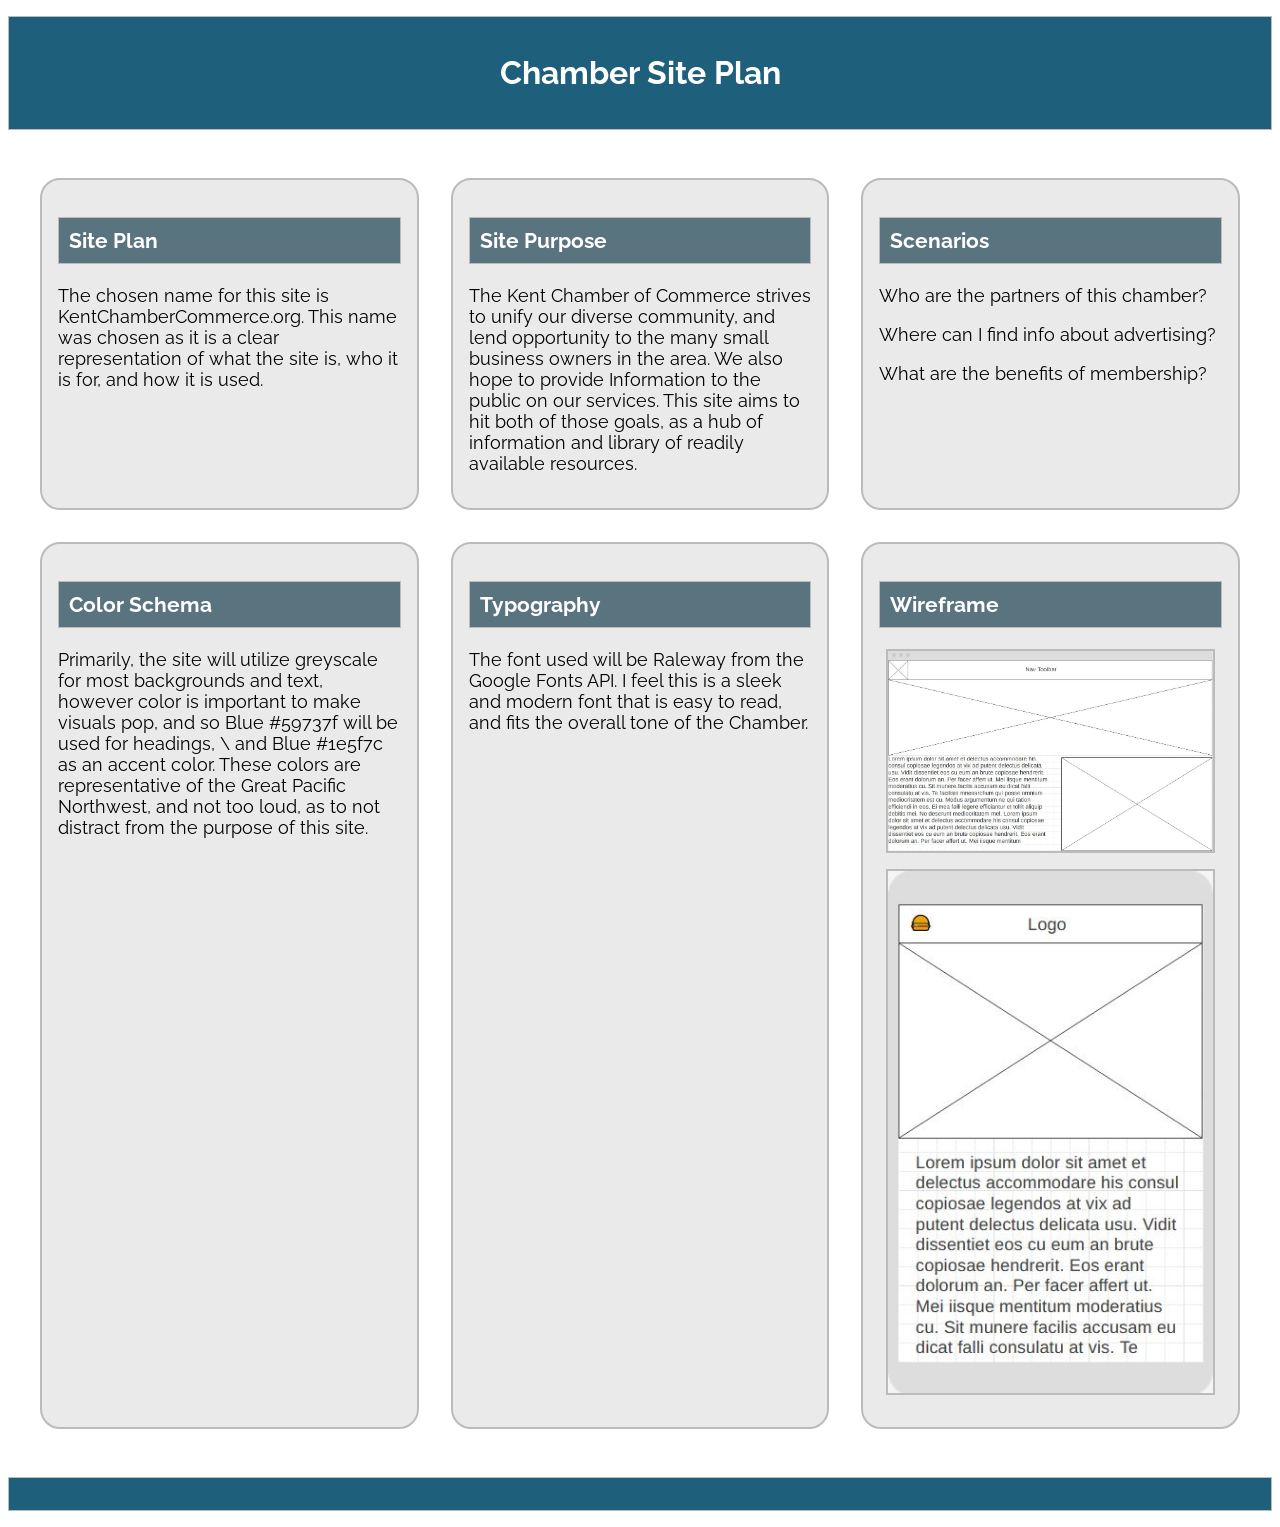
<file: lesson03/chamber-site-plan.html>
<!DOCTYPE html>
<html lang="en">
<head>
    <meta charset="UTF-8">
    <meta name="viewport" content="width=device-width, initial-scale=1.0">
    <link href="styles/site-plan.css" rel="stylesheet">
    <link rel="preconnect" href="https://fonts.googleapis.com">
    <link rel="preconnect" href="https://fonts.gstatic.com" crossorigin>
    <link href="https://fonts.googleapis.com/css2?family=Montserrat:wght@300&family=Raleway:wght@300&family=Roboto&display=swap" rel="stylesheet">
    <title>Chamber Site Plan</title>
</head>
<body>
    <header>
        <h1>Chamber Site Plan</h1>
    </header>
    <main>
        <section>
            <h3>Site Plan</h3>
            <p>The chosen name for this site is KentChamberCommerce.org. This name was chosen as it is a clear representation of what the site is, who it is for, and how it is used.</p>
        </section>
        <section>
            <h3>Site Purpose</h3>
            <p>The Kent Chamber of Commerce strives to unify our diverse community, and lend opportunity to the many small business owners in the area. We also hope to provide Information
                to the public on our services.  This site aims to hit both of those goals, as a hub of information and library of readily available resources.</p>
        </section>
        <section>
            <h3>Scenarios</h3>
            <li>
                <p>Who are the partners of this chamber?</p>
                <p>Where can I find info about advertising?</p>
                <p>What are the benefits of membership?</p>
            </li>
        </section>
        <section>
            <h3>Color Schema</h3>
            <p>Primarily, the site will utilize greyscale for most backgrounds and text, however color is important to make visuals pop, and so Blue #59737f will be used for headings, \
                and Blue #1e5f7c as an accent color. These colors are representative of the Great Pacific Northwest, and not too loud, as to not distract from the purpose of this site.</p>
        </section>
        <section>
            <h3>Typography</h3>
            <p>The font used will be Raleway from the Google Fonts API. I feel this is a sleek and modern font that is easy to read, and fits the overall tone of the Chamber.</p>
        </section>
        <section>
            <h3>Wireframe</h3>
            <img src="images/site-plan-desktop.JPG" alt="Site Plan Desktop" class="center">
            <img src="images/site-plan-mobile.JPG" alt="Site Plan Mobile" class="center">
        </section>
    </main>
    <footer>
    </footer>
</body>
</html>
</file>
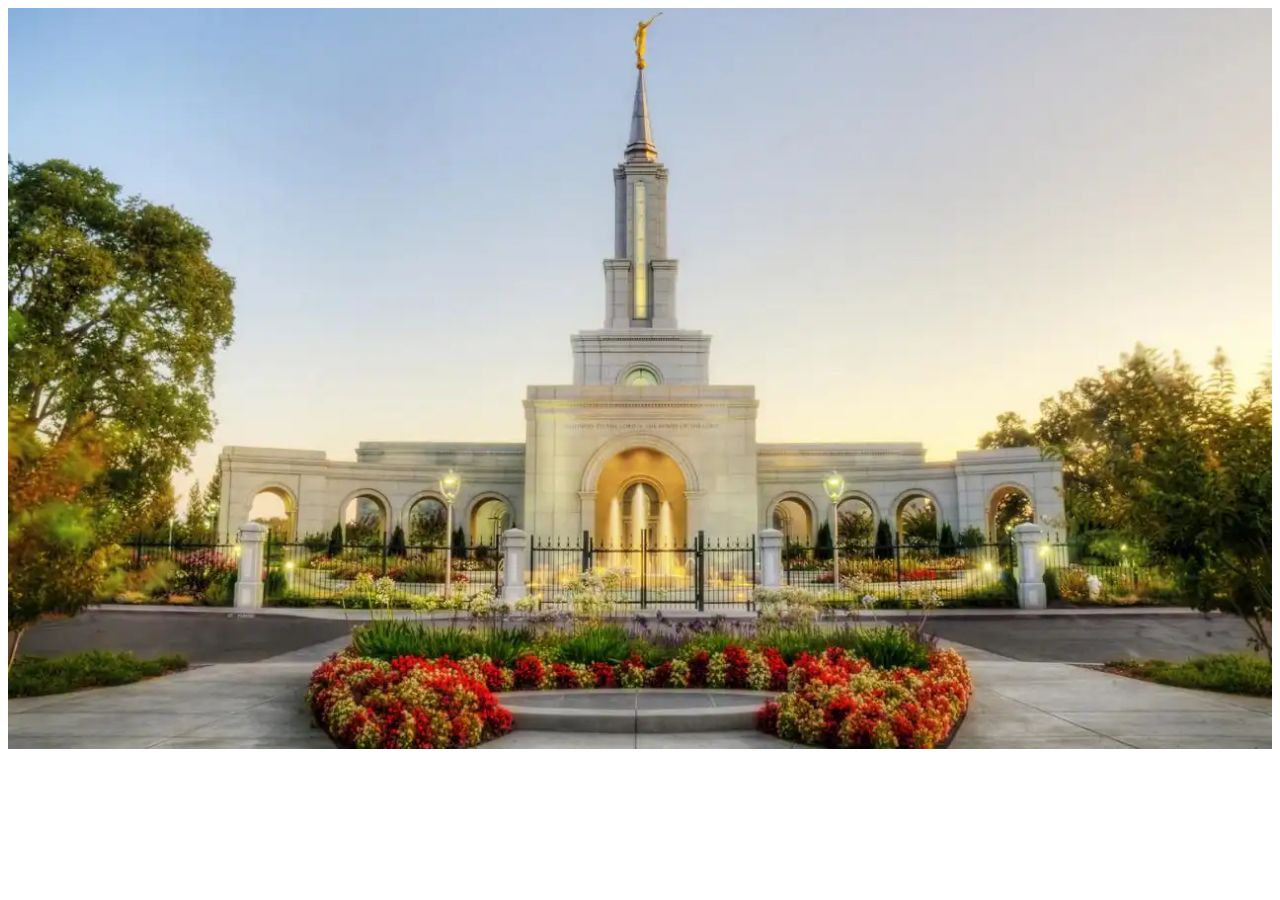
<file: lesson05/responsive-images.html>
<!DOCTYPE html>
<html lang="en">
<head>
    <meta charset="UTF-8">
    <meta name="viewport" content="width=device-width, initial-scale=1.0">
    <link rel="stylesheet" href="styles/responsive-images.css">
    <title>Responsive Images</title>
</head>
<body>
    <main>
        <div class="hero">
            <picture>
                <source srcset="images/hero-small.webp" media="(max-width: 500 px)">
                <source srcset="images/hero-medium.webp" media="(max-width: 1000 px)">
                <img src="images/hero-large.webp" alt="Sacramento California Temple" width="1500" height="750">
            </picture>
        </div>
    </main>
</body>
</html>
</file>
<file: styles/base.css>
@import url('https://fonts.googleapis.com/css2?family=Montserrat:wght@300&display=swap');

body {
    color: black;
    background-color: #FFFFFF;
    font-family: 'Montserrat', sans-serif;
}

main {
    width: 750px;
    margin: auto;
    border: 2px;
}

h3 {
    color:#FFFFFF;
    background-color: #4e7cb4;
    padding-top: 10px;
    padding-bottom: 10px;
}

header {
    width: 800px;
    margin: auto;
    color: white;
    background-color: #4e7cb4;
    margin-bottom: 0px;
}

.nick-pic {
    display: flex;
    align-items: center;
    justify-content: center;
    padding: 10px;
}

nav {
    width: 800px;
    margin: auto;
    background-color: #6c7786;
    padding-top: 5px;
    padding-bottom: 5px;
}

nav a {
    list-style: none;
    color: white;
    text-decoration: none;
}

li {
    list-style: none;
    color: black;
    text-decoration: none;
}

footer {
    width: 750px;
    margin: auto;
}

section{
    display: grid;
}

.hero {
	margin: 10px auto;
	position: relative;
	border: 1px solid rgba(0,0,0,.1);
	height: 300px;
}

.hero img {
    width: 100%;
    height: auto;
}

.herolabel {
	position: absolute;
	top: 30px;
	left: 30px;
	background: radial-gradient(#fff, #4e7cb4);
	border: 1px solid rgba(0,0,0,.75);
	padding: 1.5rem;
	box-shadow: 0 0 3rem #fff;
	opacity: 0.75;
}

.herolabel p {
	margin: 0;
	padding: .25rem;
	font-weight: 700;
	font-size: 1rem;
}

/*Medium View*/
@media (min-width: 32.5em){
    main {
        grid-template-columns: 1fr 1fr;
    }

    section {
        margin: 1rem 1rem;
    }

    .parc {
        grid-column: 1/3;
    }
}

/*Large View*/
@media (min-width: 64em){
    main {
        grid-template-columns: 1fr 1fr 1fr;
    }

    section {
        margin: 1rem 1rem;
    }

    .parc {
        grid-column: 3/3;
    }
}
</file>
<file: styles/form.css>
form fieldset {
    margin: 2rem 0;
    border: 1px solid #445ba9;
    border-radius: 10px;
    padding: .5rem 2%;
}

form legend {
    color: #445ba9;
    margin: 0 1rem;
    padding: 0 .5rem;
}

form label.top, form div {
    display: block;
    padding-top: 1rem;
    color: #9c2c13;
    font-size: .8rem;
}

form label.top input, form label.top select {
    -webkit-appearance: none;
    display: block;
    font-size: 1rem;
    border: solid 1px #999;
    border-radius: 4px;
    padding: .75rem;
    color: #555;
    width: 100%;
    max-width: 20rem;
    background-color: rgba(0,0,0,0.1);
}

form label.sbs {
    display: block;
    padding: .75rem 0;
    color: #555;
}

form input.submitBtn {
    border: none;
    background-color: #4e7cb4;
    color: white;
    border-radius: 1rem;
    padding: .75rem 1.5rem;
    margin: 0 0 2rem 2%;
    width: 96%;
    max-width: 20rem;
}

form label.top input:required {
    border-left: red solid 6px;
}

form label.top input:required:valid {
    border-left: green solid 6px;
}
</file>
<file: chamber/styles/base.css>
body {
    font-family: 'Open Sans', sans-serif;
}

header, footer {
    margin: 1rem auto;
    border: 1px solid #bbb;
    padding: 1rem;
    background-color: #1e5f7c;
    color: white;
}


.logo {
    display:inline;
    align-items: center;
    justify-content: center;
    padding: 10px
}

header h1 {
    display:inline;
    align-items: center;
    justify-content: center;
    vertical-align: 65%;
}

nav ul {
    list-style: none;
    padding: 0;
    margin: 0;
    background-color: #1e5f7c;
    text-align: center;
}

nav li {
  display: inline-block;
  width: 20%;
  margin-right: -4px;
}

nav a {
  display: block;
  text-decoration: none;
}

ul a:link {
    color: white;
}

ul a:visited {
    color: white;
}

ul a:hover {
    color: black;
}

.hero img {
    width: 100%;
    height: auto;
}

.join-button {
    padding: 1rem;
    background-color: #eaeaea;
    grid-template-columns: 1fr;
    grid-gap: 1rem;
    max-width: 620px;
    margin: 1rem auto;
    border: 2px solid #bbb;
    border-radius: 20px;
    padding: 1rem;
    text-decoration: none;
}

.join-button:link {
    color:#1e5f7c
}

.join-button:visited {
    color:#1e5f7c
}

.join-button:hover {
    color:green
}

section {
    padding: 1rem;
    grid-template-columns: 1fr;
    grid-gap: 1rem;
    max-width: 100%;
    margin: 1rem auto;
    border: 2px solid #bbb;
    border-radius: 20px;
    padding: 1rem;
}

h3 {
    background-color: #59737f;
    color: white;
    padding: 10px;
    border: 1px solid #bbb;
}

#mode {
	position: absolute;
	top: 3rem;
	right: 1rem;
	font-size: 2rem;
	cursor: pointer;
}

.discover {
    display: grid;
    grid-template-columns: 1fr 1fr 1fr;
}

.img-gallery {
    grid-column: 3/3;
}

.hover:hover {box-shadow: 0 0 25px #333;}

form fieldset {
    margin: 2rem 0;
    border: 1px solid #445ba9;
    border-radius: 10px;
    padding: .5rem 2%;
}

form legend {
    color: #456685;
    margin: 0 1rem;
    padding: 0 .5rem;
}

form label.top, form div {
    display: block;
    padding-top: 1rem;
    color: #456685;
    font-size: .8rem;
}

form label.top input, form label.top select {
    -webkit-appearance: none;
    display: block;
    font-size: 1rem;
    border: solid 1px #999;
    border-radius: 4px;
    padding: .75rem;
    color: #555;
    width: 100%;
    max-width: 20rem;
    background-color: rgba(0,0,0,0.1);
}

form label.sbs {
    display: block;
    padding: .75rem 0;
    color: #555;
}

form input.submitBtn {
    border: none;
    background-color: #1e5f7c;
    color: white;
    border-radius: 1rem;
    padding: .75rem 1.5rem;
    margin: 0 0 2rem 2%;
    width: 96%;
    max-width: 20rem;
}

form input.submitBtn:hover {
    background-color: #4d91b0;
}

form label.top input:required {
    border-right: #d65353 solid 6px;
}

form label.top input:required:valid {
    border-right: #59ad6b  solid 6px;
}

form textarea {
    display: block;
    padding-top: 1rem;
    color: #456685;
    font-size: .8rem;
}

.join {
    display: grid;
    grid-template-columns: 1fr 1fr 1fr;
}

.join-form {
    grid-column: 1/3;
}

.sidebar {
    grid-column: 3/3;
}

.cards {
    background-color: white;
    border-radius: 5px;
    box-shadow: 0 0 30px #777777;
    padding: 1rem;
    margin-top: 1em;
    display: grid;
    grid-gap: 0.25rem;
    grid-template-columns: repeat(auto-fit, minmax(240px, 1fr));
    overflow-wrap: break-word;
  }

  .cards section {
    border: 1px solid #53896c;
    border-radius: 5px;
    padding: 0.5rem;
    background-color: #c2eeff3a;
    display: flex;
    flex-direction: column;
    align-items: center;
    justify-content: center;
  }

  .cards section p {
    font-size: 1rem;
    position: relative;
    word-break: break-all;
    margin: auto;
  }

  .cards h2 {
    font-size: 1.5rem;
    text-align: center;
    background-color: #1e5f7c;
    color: whitesmoke;
    border-radius: 5px;
    padding: 0.5em;
    width: 100%;
  }

  #reminder-banner {
    padding: .5rem;
    background-color: #359360;
    color: white;
    position: relative;
}
.close-btn {
    position: absolute;
    top: .5rem;
    right: .5rem;
    cursor: pointer;
}
</file>
<file: chamber/styles/medium.css>
@media (min-width: 32.5em){
    main {
        grid-template-columns: 1fr 1fr;
    }

    section {
        margin: 1rem 1rem;
    }

    .parc {
        grid-column: 1/3;
    }
    #menu {
        font-size: 1.5rem;
        border: 1px solid rgba(0,0,0,.3);
        padding: 3px 7px 6px;
        background-color: #eee;
        color: #000;
         position: absolute;
        right: 10px;
        top: 10px;
    }
    
    #menu::before {
        content: "☰";
    }
    
    #menu.open::before {
        content: "✖";
    }
    
    .navigation {
        display: flex;
        flex-direction: column;
        list-style: none;
        background-color: #1e5f7c;;
        color: #fff;
    }
    .navigation li {
        display: none;
    }
    .navigation li a {
        display: block;
        padding: 1rem;
        text-align: center;
        text-decoration: none;
        color: #fff;
    }
    .navigation li a:hover {
        background-color: #bbb;
        color: #333;
        font-weight: 700;
    }
    
    /* when the button is clicked - the open class is toggle (added/removed) and accounted for here */
    .open li {
        display: block;
        width: 100%;
    }
    .open li a {
        display: block;
    }

    #mode {
        position: absolute;
        top: 5rem;
        right: 1rem;
        font-size: 2rem;
        cursor: pointer;
    }
}
</file>
<file: chamber/styles/larger.css>
@media (min-width: 37.5em){
    main {
        grid-template-columns: 1fr 1fr 1fr;
    }

    section {
        margin: 1rem 1rem;
    }

    .parc {
        grid-column: 3/3;
    }
    #menu {
		display: none; /* hide hamburger button */
	}

	.navigation {
		flex-direction: row;
	}

	.navigation li {
		display: block;
		flex: 1 1 100%;
	}
	
	.stuff {
		margin: 1rem auto;
	}

}
</file>
<file: lesson01/styles/holygrail.css>
* {
    box-sizing: border-box;
}
body {
    display: grid;
    height: 100vh;
    grid-template-columns: 1fr auto;
    grid-template-rows: auto auto 1fr auto;
  }
  
  header {
    background: lightpink;
    padding: 2rem;
    grid-column: 1 / 3;
  }
  
  .nav {
    grid-column: 1/3;
    background-color: #bed;
    padding: 1rem;
  }
  
  main {
    background: coral;
    height: 100%;
    padding: 1rem;
  }
  
  .right-sidebar {
    background: yellow;
    grid-column: 2 / 3;
    padding: 1rem;
  }
  
  footer {
    background: wheat;
    padding: 2rem;
    text-align: center;
    grid-column: 1 / 3;
  }
</file>
<file: lesson02/styles/design-principles-large.css>
body {
    font-family: 'Montserrat', sans-serif;
}

header, footer {
    margin: 1rem auto;
    border: 1px solid #bbb;
    padding: 1rem;
    text-align: center;
    background-color: #416c4e;
    color: white;
}

main {
    font-size: large;
    display: grid;
    padding: 1rem;
    list-style-type: none;
}

img {
    margin: 1rem auto;
    max-width: 620px;
    border: 2px solid #bbb;

}

h3 {
    background-color: #658970;
    color: white;
    padding: 10px;
    border: 1px solid #bbb;
}
section {
    padding: 1rem;
    background-color: #eaeaea;
    grid-template-columns: 1fr;
    grid-gap: 1rem;
    max-width: 620px;
    margin: 1rem auto;
    border: 2px solid #bbb;
    border-radius: 20px;
    padding: 1rem;
}

.center {
    display: block;
    margin-left: 1rem auto;
    margin-right: 1rem auto;
    width: 95%;
  }

/*Medium View*/
@media (min-width: 32.5em){
    main {
        grid-template-columns: 1fr 1fr;
    }

    section {
        margin: 1rem 1rem;
    }

    .parc {
        grid-column: 1/3;
    }
}

/*Large View*/
@media (min-width: 64em){
    main {
        grid-template-columns: 1fr 1fr 1fr;
    }

    section {
        margin: 1rem 1rem;
    }

    .parc {
        grid-column: 3/3;
    }
}
</file>
<file: lesson02/styles/design.css>
body {
	font-family: Roboto, helvetica, sans-serif;
}

header,
main,
footer {
	max-width: 760px;
	margin: 0 auto;
	display: grid;
    grid-template-columns: repeat(2, 50%);
}

marquee {
	padding: 1rem;
	background-color: #eee;
}

h1 {
	border-bottom: 1px solid rgba(0, 0, 0, 0.1);
}

main {
	display: grid;
}

h2 {
	color: navy;
	text-align: left;
    grid-column: 1/2;
}

article p {
	text-align: justify;
}

.callout {
	color: white;
	background-color: #702963;
    padding-left: 1rem;
}

footer {
	margin-top: 1rem;
	border-top: 1px solid rgba(0, 0, 0, 0.1);
	font-size: smaller;
	text-align: left;
}
</file>
<file: lesson02/styles/media-query.css>
body {
    font-family: 'Roboto', sans-serif;
}

header, main, footer {
    max-width: 640px;
    margin: 1rem auto;
    border: 1px solid #bbb;
    padding: 1rem;
    background-color: #6891ae;
}

main {
    display: grid;
    grid-template-columns: 1fr;
    grid-gap: 1rem;
}

section {
    padding: 1rem;
    background-color: #fff;
}

a {
    list-style: none;
}
</file>
<file: lesson02/styles/media-query-large.css>
@media screen and (min-width: 500px){

header {
    background-color: black;
    color: white;
}

main {
    grid-template-columns: 1fr 1fr;
}
}
</file>
<file: lesson03/styles/site-plan.css>
body {
    font-family: 'Raleway', sans-serif;
}

header, footer {
    margin: 1rem auto;
    border: 1px solid #bbb;
    padding: 1rem;
    text-align: center;
    background-color: #1e5f7c;
    color: white;
}

main {
    font-size: large;
    display: grid;
    padding: 1rem;
    list-style-type: none;
}

img {
    margin: 1rem auto;
    max-width: 620px;
    border: 2px solid #bbb;

}

h3 {
    background-color: #59737f;
    color: white;
    padding: 10px;
    border: 1px solid #bbb;
}
section {
    padding: 1rem;
    background-color: #eaeaea;
    grid-template-columns: 1fr;
    grid-gap: 1rem;
    max-width: 620px;
    margin: 1rem auto;
    border: 2px solid #bbb;
    border-radius: 20px;
    padding: 1rem;
}

.center {
    display: block;
    margin-left: 1rem auto;
    margin-right: 1rem auto;
    width: 95%;
  }

/*Medium View*/
@media (min-width: 32.5em){
    main {
        grid-template-columns: 1fr 1fr;
    }

    section {
        margin: 1rem 1rem;
    }

    .parc {
        grid-column: 1/3;
    }
}

/*Large View*/
@media (min-width: 64em){
    main {
        grid-template-columns: 1fr 1fr 1fr;
    }

    section {
        margin: 1rem 1rem;
    }

    .parc {
        grid-column: 3/3;
    }
}
</file>
<file: lesson05/styles/responsive-images.css>
.hero img {
    width: 100%;
    height: auto;
}
</file>
